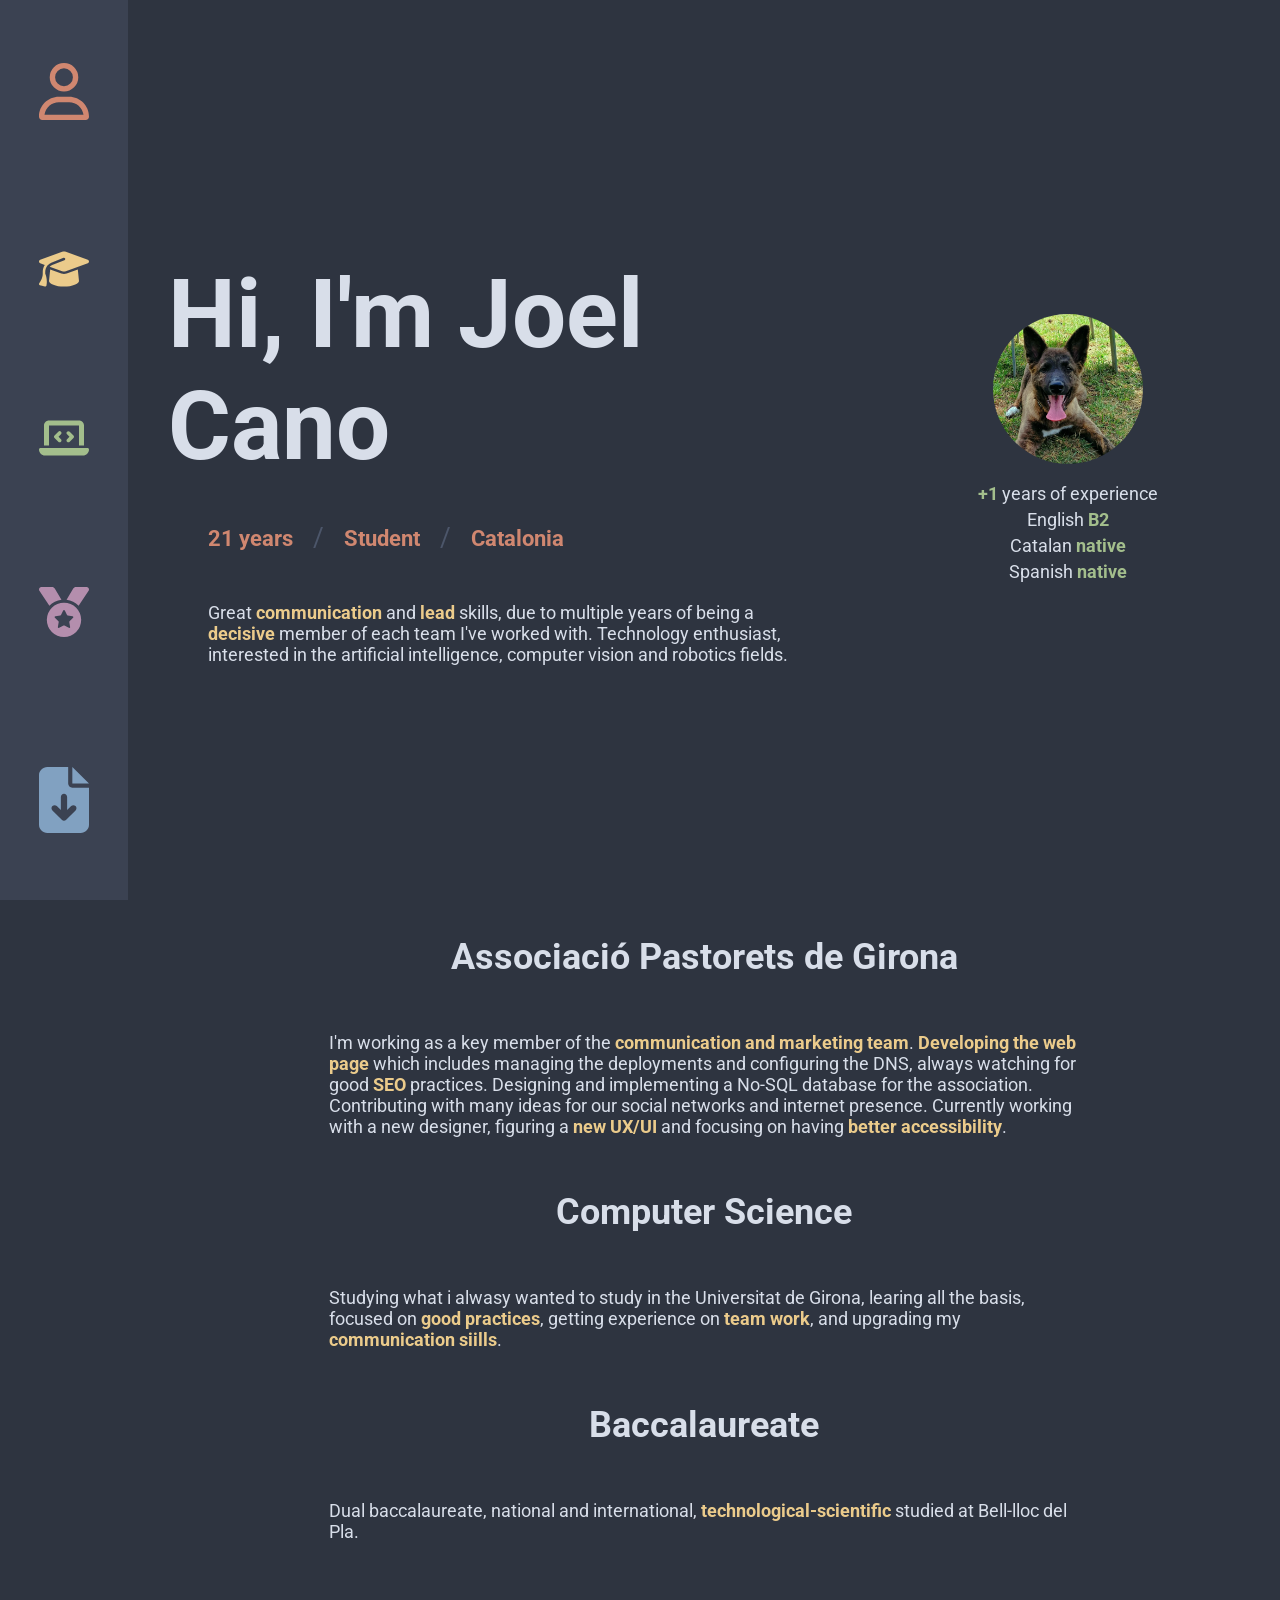
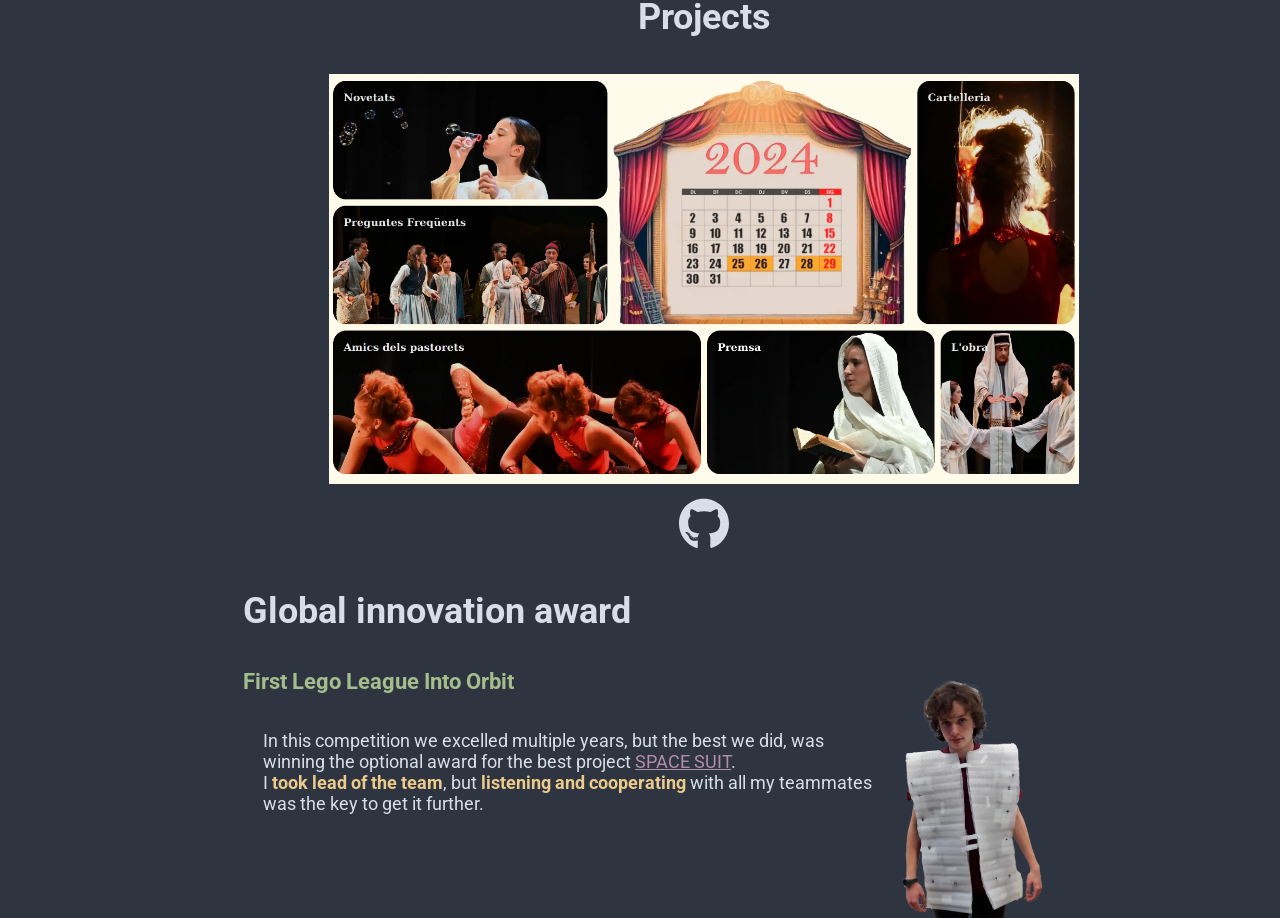
<file: index.html>
<!DOCTYPE html>
<html lang="en">
  <head>
    <meta charset="UTF-8">
    <meta name="viewport" content="width=device-width, initial-scale=1.0">
    <title>Joel Cano CV</title>
    <link rel="stylesheet" href="./style.css">
    <style>
        @import url('https://fonts.googleapis.com/css2?family=Roboto:ital,wght@0,100;0,300;0,400;0,500;0,700;0,900;1,100;1,300;1,400;1,500;1,700;1,900&display=swap');
    </style>    
  </head>
  <body>
    <main>
            <nav>
                <div class="side-bar">
                    <a href="#about-me" title="About me">
                        <img src="./svg/user.svg" alt="Scroll to about me section">
                    </a>
                    <a href="#my-formation" title="My formation">
                        <img src="./svg/formation.svg" alt="Scroll to my formation">
                    </a>
                    <a href="#my-projects" title="My projects">
                        <img src="./svg/projects.svg" alt="Scroll to my projects">
                    </a>
                    <a href="#my-competitions" title="My competitions">
                        <img src="./svg/competitions.svg" alt="Scroll to my competitions">
                    </a>
                    <a href="./pdf/cv.pdf">
                    <img src="./svg/download.svg" alt="Download my cv">
                    </a>
                </div>
            </nav>
        <section>
            <div class="landing">
            <div class="about-me-left">
                <h1 id="about-me">Hi, I'm Joel Cano</h1>
                <div>
                    <span><h5>21 years</h5>/<h5>Student</h5>/<h5>Catalonia</h5></span>
                    <div class="about-me-resume">
                        <p>Great <b>communication </b>and <b>lead </b>skills, due to multiple years of being a <b>decisive</b> member of each team I've worked with.
                        Technology enthusiast, interested in the artificial intelligence, computer vision and robotics fields.</p>
                    </div>    
                </div>
            </div>
                <div class="about-me-right">
                    <img src="./images/dogPic.webp" alt="Dog picture" class="profile-pic">
                    <div class="details">
                      <p><b>+1</b> years of experience</p>
                      <p>English <b>B2</b></p>
                      <p>Catalan <b>native</b></p>
                      <p>Spanish <b>native</b></p>
                    </div>
                </div>
            </div>
            <div id="my-formation">
                <h3>Associació Pastorets de Girona</h3>
                <div class="formation">
                    <p>I'm working as a key member of the <b>communication and marketing team</b>.
                    <b>Developing the web page</b> which includes managing the deployments and configuring the DNS, always watching for good <b>SEO</b> practices.
                    Designing and implementing a No-SQL database for the association. Contributing with many ideas for our social networks and internet presence.
                    Currently working with a new designer, figuring a <b>new UX/UI</b> and focusing on having <b>better accessibility</b>.</p>
                </div>
                <h3>Computer Science</h3>
                <div class="formation">
                    <p>Studying what i alwasy wanted to study in the Universitat de Girona, learing all the basis, focused on <b>good practices</b>, getting experience on <b>team work</b>, and upgrading my <b>communication siills</b>.</p>
                </div>
                <h3>Baccalaureate</h3>
                <div class="formation">
                    <p>Dual baccalaureate, national and international, <b>technological-scientific</b> studied at Bell-lloc del Pla.</p>
                </div>
            </div>
            <div id="my-projects">
                <h3>Projects</h3>
                <div>
                    <img class="portrait" src="./images/pastorets.webp">
                </div>
                <a href="https://github.com/pastoretmajor/PastoretsDeGirona" rel="noopener" target="_blank">
                    <img class="project-link" src="./svg/github.svg">
                </a>
            </div>
            <div id="my-competitions">
                <h3>Global innovation award</h3>
                <img class="suit" src="./images/spaceSuit.webp" alt="A photo of a young guy wearing the first prototype of Space Suit">
                <h5>First Lego League Into Orbit</h5>
                <div class="competition">
                    <p>In this competition we excelled multiple years, but the best we did, was winning the optional award for the best project
                    <a href="https://docs.google.com/presentation/d/13caHQGXlwDVP4Or-uqvr3nu-mjLn6JoYotZf_fPQ2rs/edit?usp=sharing" rel="noopener" target="_blank">SPACE SUIT</a>.
                    <br>
                    I <b>took lead of the team</b>, but <b>listening and cooperating</b> with all my teammates was the key to get it further.</p>
                </div>
            </div>

        </section>
    </main>
  </body>
</html>
</file>
<file: style.css>
:root {
    --main1: #8FBCBB;
    --main2: #88C0D0;
    --main3: #81A1C1;
    --main4: #5E81AC;

    --color1: #BF616A;
    --color2: #D08770;
    --color3: #EBCB8B;
    --color4: #A3BE8C;
    --color5: #B48EAD;

    --dark1: #2E3440;
    --dark2: #3B4252;
    --dark3: #434C5E;
    --dark4: #4C566A;

    --bright1: #D8DEE9;
    --bright2: #E5E9F0;
    --bright3: #ECEFF4;
}

h1 {
    font-size: 6em;
    font-weight: bold;
    color: var(--bright1);
    margin-top: 40px;
    margin-bottom: 40px;
}

h2 {
    font-size: 64px;
    font-weight: bold;
    color: var(--bright1);
    margin-top: 40px;
    margin-bottom: 40px;
}

h3 {
    font-size: 36px;
    font-weight: bold;
    color: var(--bright1);
}

h4 {
    font-size: 32px;
    font-weight: bold;
}

h5 {
    font-size: 22px;
    font-weight: bold;
    color: var(--color4);
}

p {
    font-size: 18px;
    color: var(--bright1);
}

b {
    color: var(--color3);
}

body {
    margin: 0px;
    background-color: var(--dark1);
    display: flex;
    font-family: 'Roboto', sans-serif;
}

main {
    width: 100%;
    display: flex;
    overflow: hidden;

}

section {
    width: 90%;
    margin-left: 10%;
}

nav {
    height: 100vh;
    width: 10%; 
    background-color: var(--dark2);
    position: fixed;
}


.side-bar {
    display:flex;
    flex-direction:column;
    height: 100dvh;
    justify-content: space-around;
    align-items: center;
}

span {
    font-size: 26px;
    color: var(--dark4);
}

span h5 {
    display: inline;
    margin-left: 20px;
    margin-right: 20px;
    color: var(--color2);
}

hr {
    color: var(--dark4);
    width: 90%;
}

div {
    margin-left: 20px;
    margin-right: 20px;
}

img {
    width: 50px;
}

a {
    color: var(--color5);
}

a:hover {
    color: var(--main1);
}

.my-image {
    width: 100%;
}

a img:hover {
    transform: scale(1.1);
}

.about-me-resume {
    margin-top: 50px;
    max-width: 600px;
}

.formation {
    max-width: 750px;
}

.competition {
    max-width: 700px;
}

.suit {
    float: right;
    width:auto;
    height: 250px;
    margin-right: 20%;
}

.portrait {
    width: 750px;
    height: auto;
}

.landing {
    height: 100dvh;
    display: flex;
    justify-content: space-between;
    align-items: center;
}

#my-formation, #my-projects {
    display: flex;
    justify-content: center;
    align-items: center;
    flex-direction: column;
}

#my-competitions {
    margin-left: 10%;
}

.project-link {
    margin-top: 10px;
}

.about-me-left {
    flex: 2;
  }

  .about-me-right {
    flex: 1;
    text-align:center;
  }
  
  .profile-pic {
    width: 150px; 
    height: 150px;
    border-radius: 50%;
    margin-bottom: 10px;
    object-fit: cover;
    object-position: 50% 30%;
  }
  
  .details p {
    margin: 5px 0;
  }

  .details b {
    color: var(--color4);
  }

  @media (max-width: 768px) {
    nav {
        display: none;
    }
    .side-bar {
        display:none;
    }
    section {
        width: 100%;
        margin-left: 0%;
    }
    h1 {
        font-size: 2em;
        font-weight: bold;
        color: var(--bright1);
        margin-top: 40px;
        margin-bottom: 40px;
    }
    
    h2 {
        font-size: 32px;
        font-weight: bold;
        color: var(--bright1);
        margin-top: 40px;
        margin-bottom: 40px;
    }
    
    h3 {
        font-size: 18px;
        font-weight: bold;
        color: var(--bright1);
    }
    
    h4 {
        font-size: 16px;
        font-weight: bold;
    }
    
    h5 {
        font-size: 11px;
        font-weight: bold;
        color: var(--color4);
    }

    span {
        font-size: 13px;
        color: var(--dark4);
    }

    .portrait {
        width: 250px;
        height: auto;
    }
    .suit {
        float: none;
        width:auto;
        height: 150px;
        margin-left: 25%;
        align-items: center;
    }
    .about-me-resume {
        margin-top: 20px;
        max-width: 100%;
        width: 100%;
    }
    
    .formation {
        max-width: 100%;
    }
    
    .competition {
        max-width: 100%;
    }

    span h5 {
        display: inline;
        margin-left: 2px;
        margin-right: 2px;
        color: var(--color2);
    }
    p {
        font-size: 9px;
        color: var(--bright1);
    }
    .profile-pic {
        width: 100px; 
        height: 100px;
        border-radius: 50%;
        margin-bottom: 10px;
        object-fit: cover;
        object-position: 50% 30%;
        margin-top: 25%;
      }

      .landing {
        height: 100dvh;
        display:block;
    }
    div {
        margin-left: 10px;
        margin-right: 10px;
    }
  }
</file>
